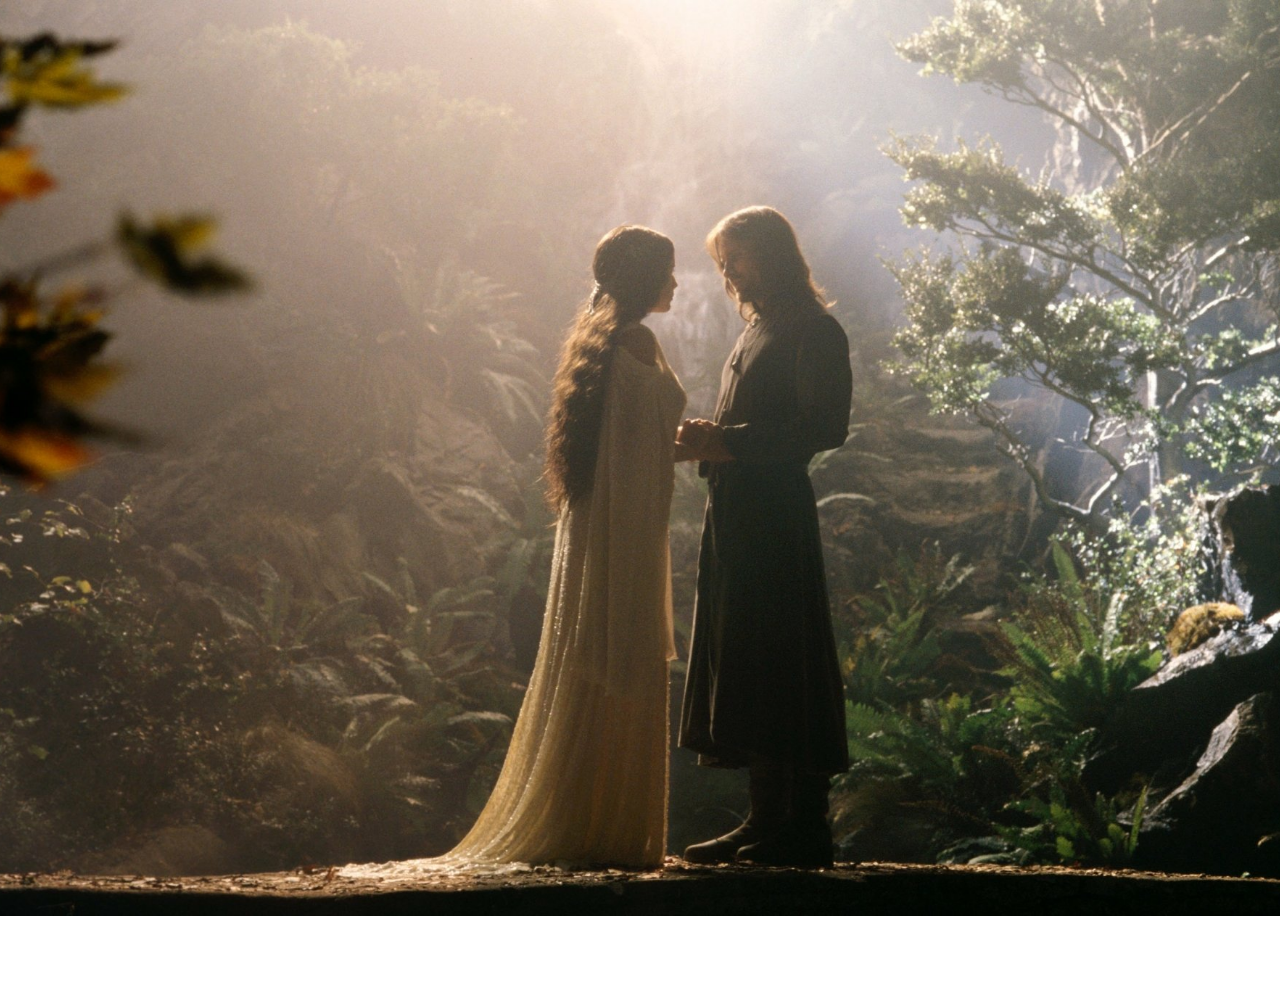
<file: galeria.html>
<!DOCTYPE html>
<html lang="pt-br">
<head>
    <meta charset="UTF-8">
    <meta name="viewport" content="width=device-width, initial-scale=1.0">
    <title>Fotinhas</title>
    <link rel="stylesheet" href="estilo.css">
    <style>
        body {
            opacity: 0;
            transform: translateY(100px);
            animation: fadeInUp 1s ease-out forwards;
        }
        @keyframes fadeInUp {
            from {
                opacity: 0;
                transform: translateY(100px);
            }
            to {
                opacity: 1;
                transform: translateY(0);
            }
        }
    </style>
</head>
<body>
    <div class="gallery-container">
        <h1>Para muitos anos juntos com essa pessoinha</h1>
        <div class="gallery">
            <div class="photo-frame">
                <img src="emilli4.jpg" alt="Foto 1">
                <p class="photo-text">SORRIDENTE E ALEGRE,</p>
            </div>
            <div class="photo-frame">
                <img src="emilli5.jpg" alt="Foto 2">
                <p class="photo-text">CHAMENGOSA,</p>
            </div>
            <div class="photo-frame">
                <img src="emilli3.jpg" alt="Foto 3">
                <p class="photo-text">LINDA E PITEL</p>
            </div>
        </div>
        <h2>Eu te amo te amo te amo te amo muito muito 💖</h2>
    </div>
</body>
</html>
</file>
<file: estilo.css>
body {
    display: flex;
    justify-content: center;
    align-items: center;
    height: 100vh;
    background-image: url('evenstar2.jpg'); /* Substitua pelo nome do seu arquivo */
    background-size: cover;
    background-position: center;
    background-repeat: no-repeat;
    opacity: 0;
    transform: translateY(100px);
    animation: fadeInUp 1s ease-out forwards;
}

@keyframes fadeInUp {
    from {
        opacity: 0;
        transform: translateY(100px);
    }
    to {
        opacity: 1;
        transform: translateY(0);
    }
}

.gallery-container {
    text-align: center;
    color: rgb(255, 255, 255);
    font-family: 'Times New Roman', serif;
}

.gallery {
    display: flex;
    justify-content: center;
    gap: 20px;
    margin-top: 20px;
}

.photo-frame {
    position: relative;
    width: 250px;
    height: 350px;
    background: white;
    display: flex;
    justify-content: center;
    align-items: center;
    overflow: hidden;
    border-radius: 20px;
    box-shadow: 0 4px 8px rgba(0, 0, 0, 0.2);
}

.photo-frame img {
    width: 100%;
    height: 100%;
    object-fit: cover;
}

.photo-text {
    position: absolute;
    bottom: 10px;
    font-size: 18px;
    font-weight: bold;
    color: black;
    background: rgba(255, 255, 255, 0.8);
    padding: 5px 10px;
    border-radius: 10px;
}
</file>
